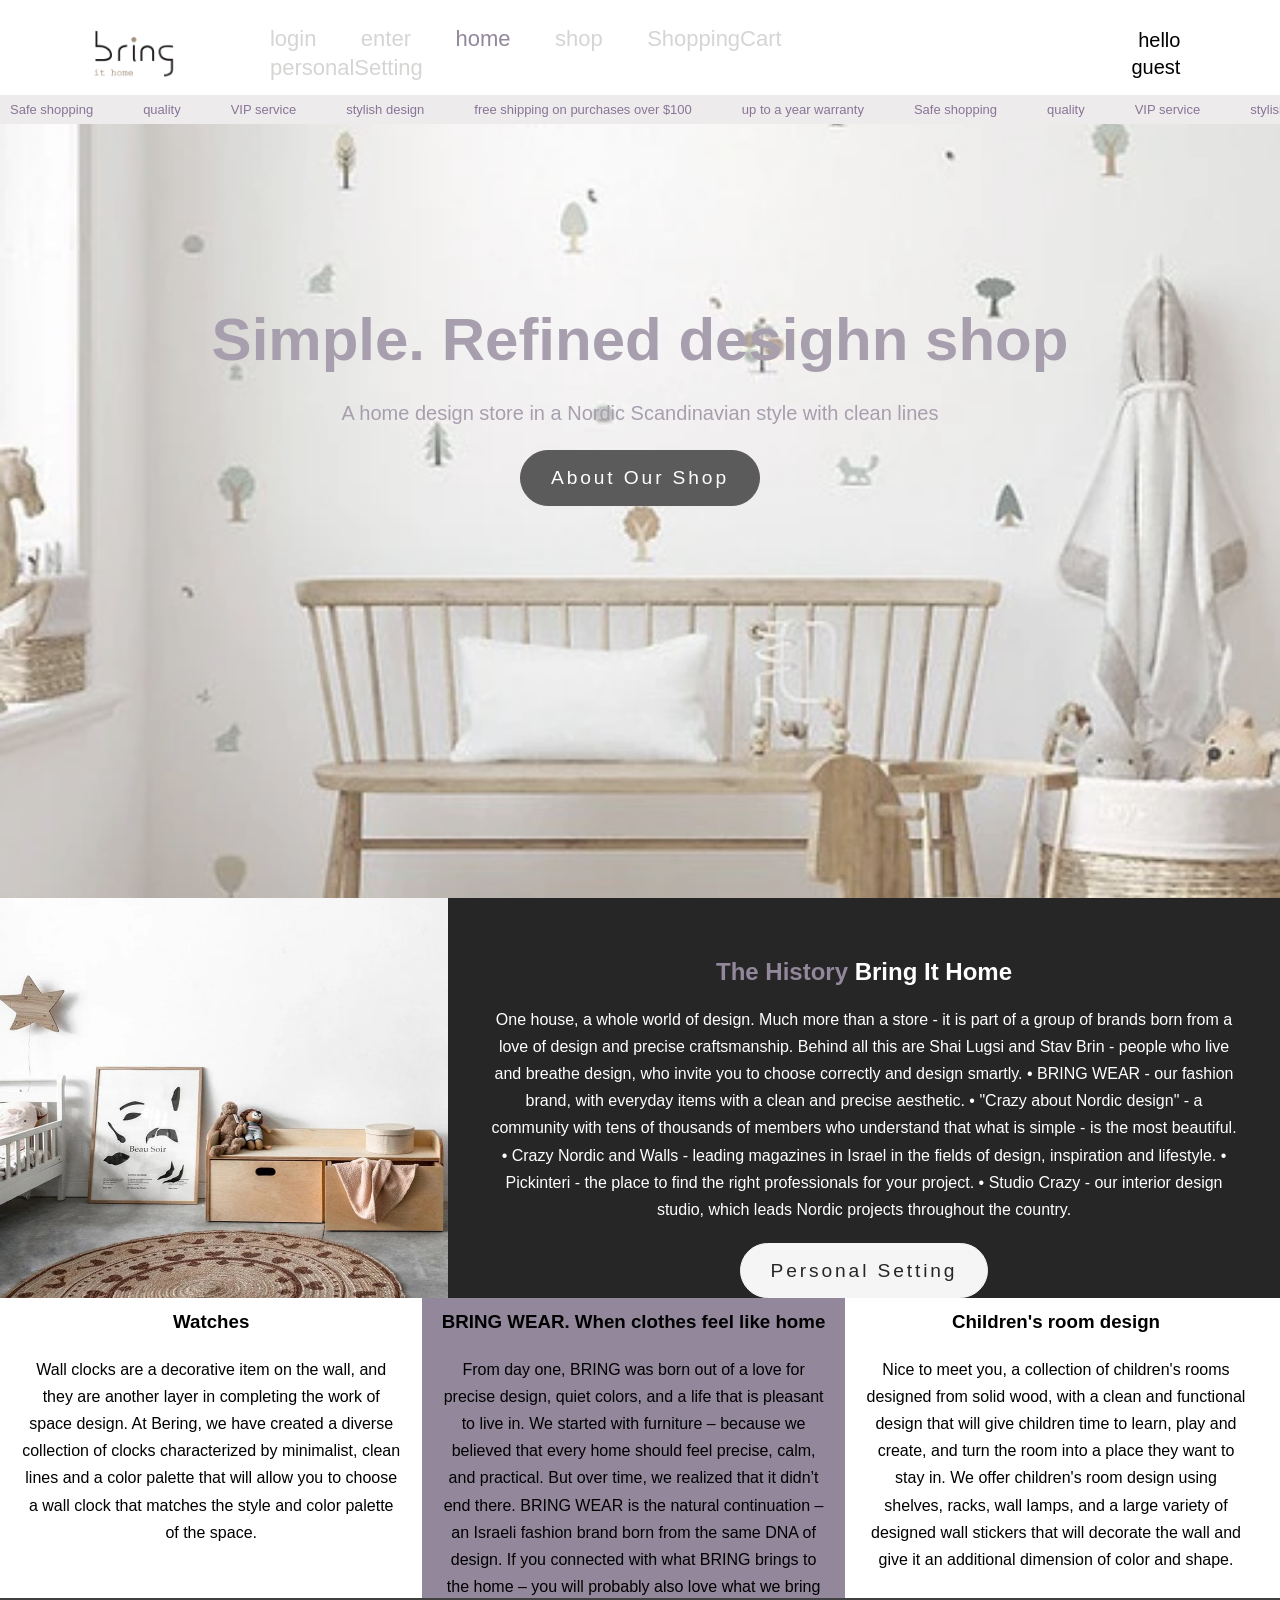
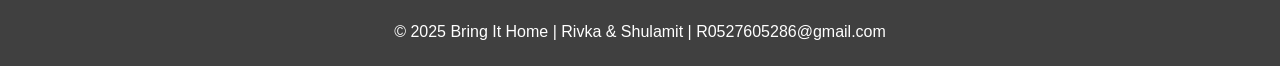
<file: html/index.html>
<!DOCTYPE html>
<html lang="en">
  <head>
    <meta charset="UTF-8" />
    <meta name="viewport" content="width=device-width, initial-scale=1.0" />
    <title>home</title>
    <link rel="stylesheet" href="../css/index.css" />
    <link rel="stylesheet" href="../css/header.css" />
    <link rel="icon" href="../p/logo.png" />
  </head>
  <body onload="hello(),design(),saveProducts()">
    <!-- תפריט -->
    <header>
      <img src="../p/logo.png" height="50px" />
      <nav>
        <ul class="nav__links">
          <li><a href="./login.html">login</a></li>
          <li><a href="./enter.html">enter</a></li>
          <li><a id="active" href="./index.html">home</a></li>
          <li><a href="./shop.html">shop</a></li>
          <li><a href="./ShoppingCart.html">ShoppingCart</a></li>
          <li><a href="./personalSetting.html">personalSetting</a></li>
        </ul>
      </nav>
      <p class="hello">hello</p>
    </header>
    <div class="head">
        <div class="marquee-content">
          <p>Safe shopping </p>
            <p> quality</p> 
             <p>VIP service</p> 
              <p>stylish design</p>
                <p>free shipping on purchases over $100</p>  
                <p> up to a year warranty</p> 
                <p>Safe shopping </p>
                <p> quality</p> 
                 <p>VIP service</p> 
                  <p>stylish design</p>
                    <p>free shipping on purchases over $100</p>  
                    <p> up to a year warranty</p> 
        </div>
    </div>
    </div>
    <!--דף הבית -->
    
  <div id="showcase">
    <div class="container">
      <div class="showcase-content">
        <span class="fg-text">
        <h1><span class="text-primary">Simple. Refined </span>desighn shop </h1>
        <p class="lead">A home design store in a Nordic Scandinavian style with clean lines</p>
        <a href="./shop.html" class="btn">About Our Shop</a>
        </span>
      </div>
    </div>
 </div>
</header>

<section id="home-info" class="bg-dark">
 <div class="info-image"><img src="../p/1.webp" alt=""></div>
 <div class="info-content">
   <h2><span class="text-primary">The History</span> Bring It Home</h2>
   <p>One house, a whole world of design.
    Much more than a store - it is part of a group of brands born from a love of design and precise craftsmanship.
    Behind all this are Shai Lugsi and Stav Brin - people who live and breathe design, who invite you to choose correctly and design smartly.
    
    • BRING WEAR - our fashion brand, with everyday items with a clean and precise aesthetic.
    
    • "Crazy about Nordic design" - a community with tens of thousands of members who understand that what is simple - is the most beautiful.
    
    • Crazy Nordic and Walls - leading magazines in Israel in the fields of design, inspiration and lifestyle.
    
    • Pickinteri - the place to find the right professionals for your project.
    
    • Studio Crazy - our interior design studio, which leads Nordic projects throughout the country.

 </p>
   <a href="./personalSetting.html" class="btn btn-light">Personal Setting</a>
 </div>
</section>

<section id="features">
 <div class="location">
   <i class="fas fa-hotel fa-3x"></i>
   <h3>Watches</h3>
   <p>
    Wall clocks are a decorative item on the wall, and they are another layer in completing the work of space design.

    At Bering, we have created a diverse collection of clocks characterized by minimalist, clean lines and a color palette that will allow you to choose a wall clock that matches the style and color palette of the space.</p>
 </div>
 <div class="meals bg-primary">
   <i class="fas fa-utensils fa-3x"></i>
   <h3>BRING WEAR. When clothes feel like home</h3>
   <p>From day one, BRING was born out of a love for precise design, quiet colors, and a life that is pleasant to live in.
    We started with furniture – because we believed that every home should feel precise, calm, and practical.
    But over time, we realized that it didn’t end there.
    BRING WEAR is the natural continuation – an Israeli fashion brand born from the same DNA of design.
    If you connected with what BRING brings to the home – you will probably also love what we bring to the closet.</p>
 </div>
 <div class="fitness">
   <i class="fas fa-dumbbell fa-3x"></i>
   <h3>Children's room design</h3>
   <p>
    Nice to meet you, a collection of children's rooms designed from solid wood, with a clean and functional design that will give children time to learn, play and create, and turn the room into a place they want to stay in. We offer children's room design using shelves, racks, wall lamps, and a large variety of designed wall stickers that will decorate the wall and give it an additional dimension of color and shape.</p>
 </div>
</section>

<div class="clr"></div>

<footer id="main-footer">
 <p>© 2025 Bring It Home

|
Rivka & Shulamit | R0527605286@gmail.com</p>
</footer>
    <script src="../js/everything.js"></script>
    <script src="../js/dataBase.js"></script>
    <script src="../js/index.js"></script>
  </body>
</html>
</file>
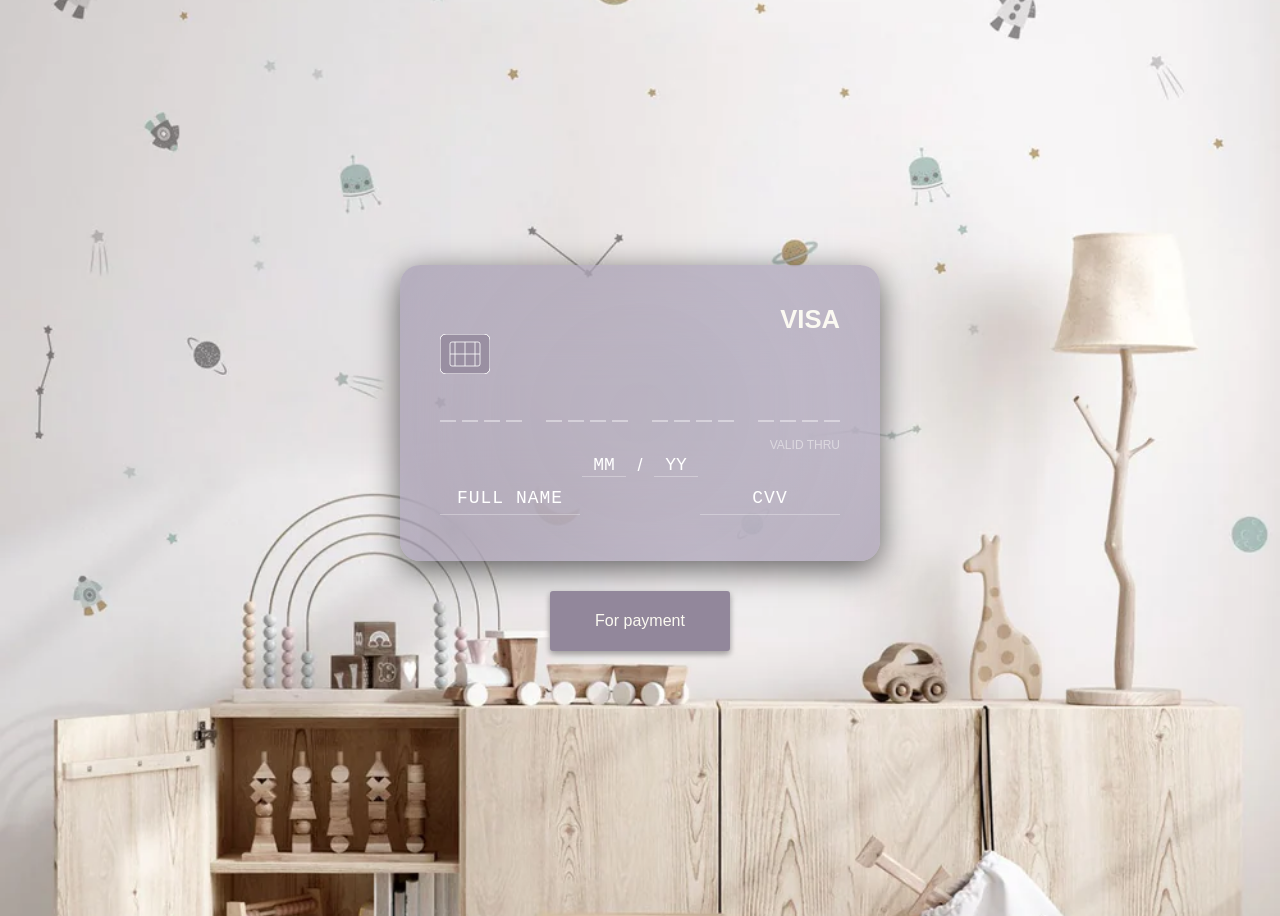
<file: html/card.html>
<!DOCTYPE html>
<html lang="en">
  <head>
    <meta charset="UTF-8" />
    <meta http-equiv="X-UA-Compatible" content="IE=edge" />
    <meta name="viewport" content="width=device-width, initial-scale=1.0" />
    <link rel="stylesheet" href="../css/card.css" />
    <link rel="icon" href="../p/logo.png" />
    <title>creditCard</title>
  </head>
  <body>
    <!-- הכרטיס אשראי -->
    <div class="card">
      <div class="logo">VISA</div>
      <!-- השבב -->
      <div class="chip">
        <svg
          viewBox="0 0 50 40"
          width="50"
          height="40"
          xmlns="http://www.w3.org/2000/svg"
        >
          <defs>
            <linearGradient
              id="metalGradient"
              x1="0%"
              y1="0%"
              x2="100%"
              y2="100%"
            >
              <stop offset="0%" stop-color="#92879b" />
              <stop offset="100%" stop-color="#92879b" />
            </linearGradient>
          </defs>
          <rect
            x="0"
            y="0"
            rx="6"
            ry="6"
            width="50"
            height="40"
            fill="url(#metalGradient)"
            stroke="#fff"
            stroke-width="1"
          />
          <rect
            x="10"
            y="8"
            width="30"
            height="24"
            rx="2"
            fill="none"
            stroke="#fff"
            stroke-width="0.8"
          />
          <path
            d="M15 8 V32 M25 8 V32 M35 8 V32"
            stroke="#fff"
            stroke-width="0.8"
          />
          <path d="M10 20 H40" stroke="#fff" stroke-width="0.8" />
        </svg>
      </div>

      <div class="number-field">
        <div class="block">
          <span><input maxlength="1" inputmode="numeric" pattern="\d*" /></span>
          <span><input maxlength="1" inputmode="numeric" pattern="\d*" /></span>
          <span><input maxlength="1" inputmode="numeric" pattern="\d*" /></span>
          <span><input maxlength="1" inputmode="numeric" pattern="\d*" /></span>
        </div>
        <div class="block">
          <span><input maxlength="1" inputmode="numeric" pattern="\d*" /></span>
          <span><input maxlength="1" inputmode="numeric" pattern="\d*" /></span>
          <span><input maxlength="1" inputmode="numeric" pattern="\d*" /></span>
          <span><input maxlength="1" inputmode="numeric" pattern="\d*" /></span>
        </div>
        <div class="block">
          <span><input maxlength="1" inputmode="numeric" pattern="\d*" /></span>
          <span><input maxlength="1" inputmode="numeric" pattern="\d*" /></span>
          <span><input maxlength="1" inputmode="numeric" pattern="\d*" /></span>
          <span><input maxlength="1" inputmode="numeric" pattern="\d*" /></span>
        </div>
        <div class="block">
          <span><input maxlength="1" inputmode="numeric" pattern="\d*" /></span>
          <span><input maxlength="1" inputmode="numeric" pattern="\d*" /></span>
          <span><input maxlength="1" inputmode="numeric" pattern="\d*" /></span>
          <span><input maxlength="1" inputmode="numeric" pattern="\d*" /></span>
        </div>
      </div>

      <div class="valid-thru-label">VALID THRU</div>
      <div class="expiry">
        <div class="expiry-fields">
          <input
            type="text"
            maxlength="2"
            placeholder="MM"
            inputmode="numeric"
            pattern="\d*"
          />
          <span>/</span>
          <input
            type="text"
            maxlength="2"
            placeholder="YY"
            inputmode="numeric"
            pattern="\d*"
          />
        </div>
      </div>

      <div class="name-field">
        <input type="text" placeholder="FULL NAME" />
        <input
          type="text"
          placeholder="CVV"
          maxlength="3"
          inputmode="numeric"
          pattern="\d*"
        />
      </div>
    </div>
    <!-- כפתור תשלום -->
    <div class="button" id="btn" onclick="finish(),delateCart()">
      <span><i class="material-icons">For payment</i></span>
      <span class="left">For payment</span>
    </div>

    <script src="../js/card.js"></script>
  </body>
</html>
</file>
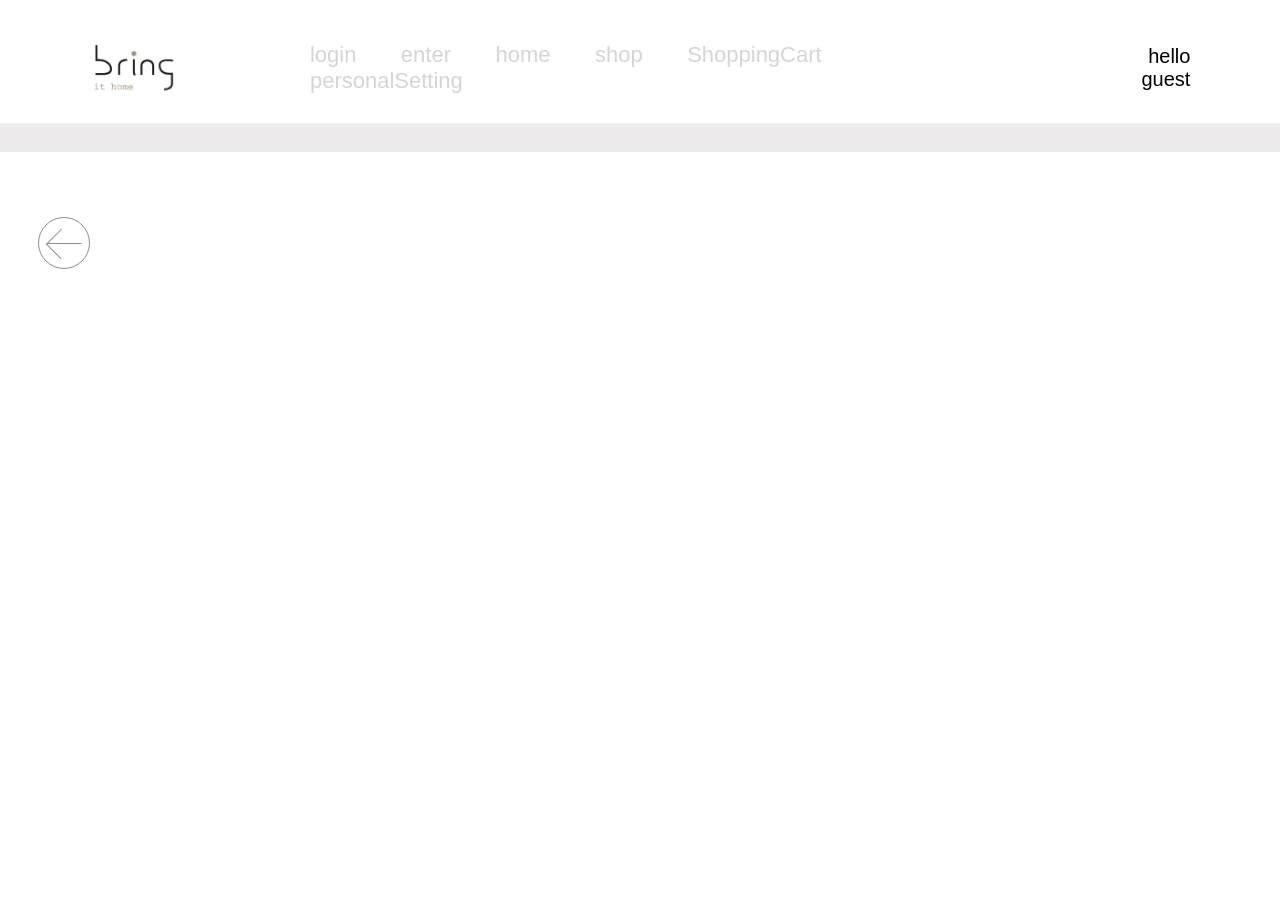
<file: html/details.html>
<!DOCTYPE html>
<html lang="en">
  <head>
    <meta charset="UTF-8" />
    <meta http-equiv="X-UA-Compatible" content="IE=edge" />
    <meta name="viewport" content="width=device-width, initial-scale=1.0" />
    <title>details</title>
    <link rel="stylesheet" href="../css/ditails.css" />
    <link rel="stylesheet" href="../css/header.css" />
    <link rel="icon" href="../p/logo.png" />
  </head>
  <body onload="hello(),design(),createDetails()">
    <!-- תפריט -->
    <header>
      <img src="../p/logo.png" height="50px" />
      <nav>
        <ul class="nav__links">
          <li><a href="./login.html">login</a></li>
          <li><a href="./enter.html">enter</a></li>
          <li><a href="./index.html">home</a></li>
          <li><a href="./shop.html">shop</a></li>
          <li><a href="./ShoppingCart.html">ShoppingCart</a></li>
          <li><a href="./personalSetting.html">personalSetting</a></li>
        </ul>
      </nav>
      <p class="hello">hello</p>
    </header>
    <div class="head"></div>
    <!-- כפתור חזור אחורה -->
    <div class="back-button" onclick="back()">
      <div class="arrow-wrap">
        <span class="arrow-part-1"></span>
        <span class="arrow-part-2"></span>
        <span class="arrow-part-3"></span>
      </div>
    </div>
    <main class="container"></main>

    <script src="../js/details.js"></script>
    <script src="../js/everything.js"></script>
  </body>
</html>
</file>
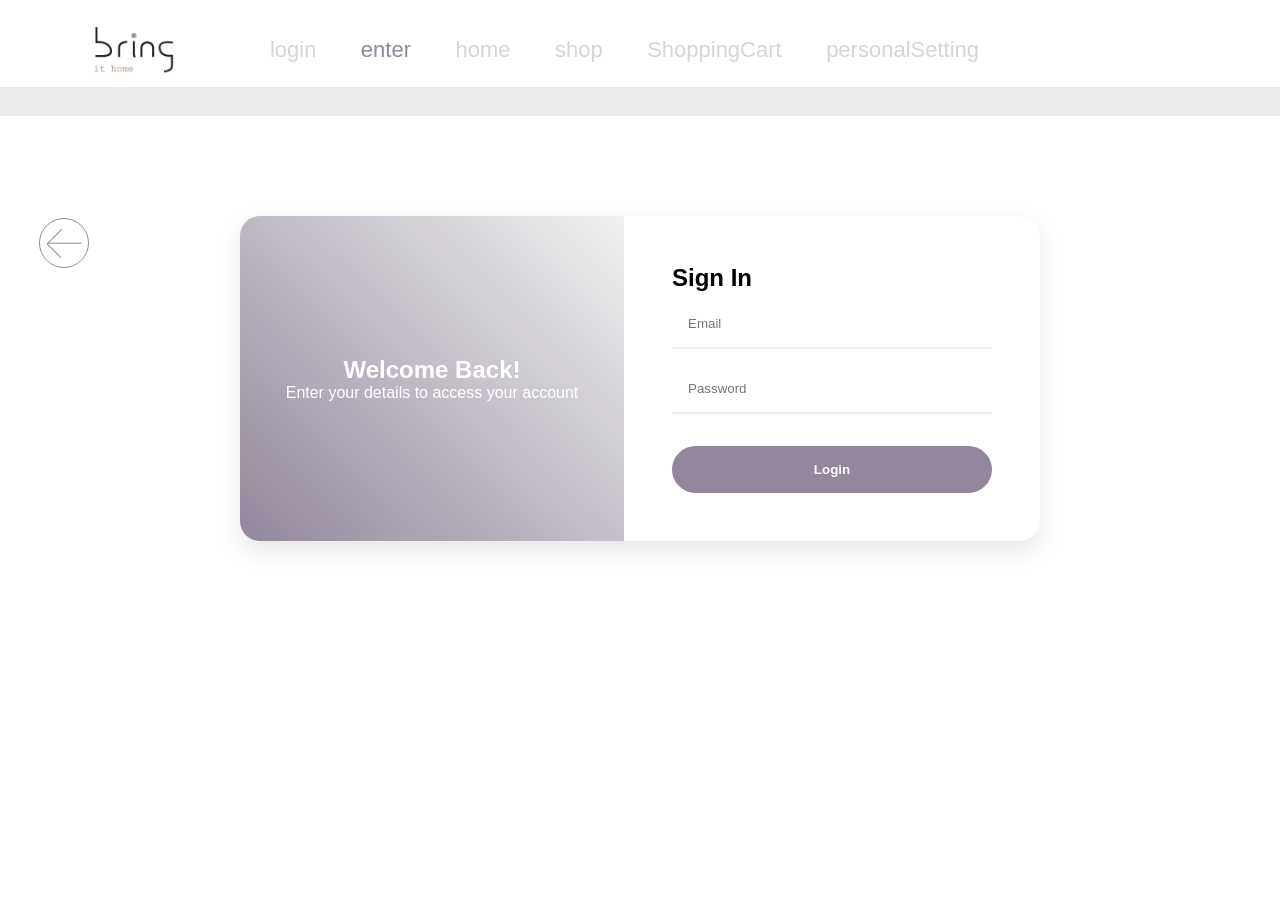
<file: html/enter.html>
<!DOCTYPE html>
<html lang="en">
  <head>
    <meta charset="UTF-8" />
    <meta name="viewport" content="width=device-width, initial-scale=1.0" />
    <title>enter</title>
    <link rel="stylesheet" href="../css/loginEnter.css" />
    <link rel="stylesheet" href="../css/header.css" />
    <link rel="icon" href="../p/logo.png" />
    <body>
<!-- תפריט -->
    <header>
      <img src="../p/logo.png" height="50px" />
      <nav>
        <ul class="nav__links">
          <li><a href="./login.html">login</a></li>
          <li><a id="active"href="./enter.html">enter</a></li>
          <li><a href="./index.html">home</a></li> 
          <li><a href="./shop.html">shop</a></li>
          <li><a href="./ShoppingCart.html">ShoppingCart</a></li>
          <li><a href="./personalSetting.html">personalSetting</a></li>
        </ul>
      </nav>
    </header>
     <!-- כפתור חזור אחורה -->
     <div class="back-button" onclick="back()">
      <div class="arrow-wrap">
        <span class="arrow-part-1"></span>
        <span class="arrow-part-2"></span>
        <span class="arrow-part-3"></span>
      </div>
    </div>
    <!-- כניסה -->
    <div class="head"></div>
    <div class="split-form">
      <div class="image-side">
        <h2>Welcome Back!</h2>
        <p>Enter your details to access your account</p>
      </div>
      <div class="form-side">
        <h2>Sign In</h2>
        <form>
          <input type="email" placeholder="Email"  />
          <input type="password" placeholder="Password"  />
          <button type="submit" onclick="checkenter()">Login</button>
        </form>
      </div>
    </div>

    <script src="../js/enter.js"></script>
  </body>
</html>
</file>
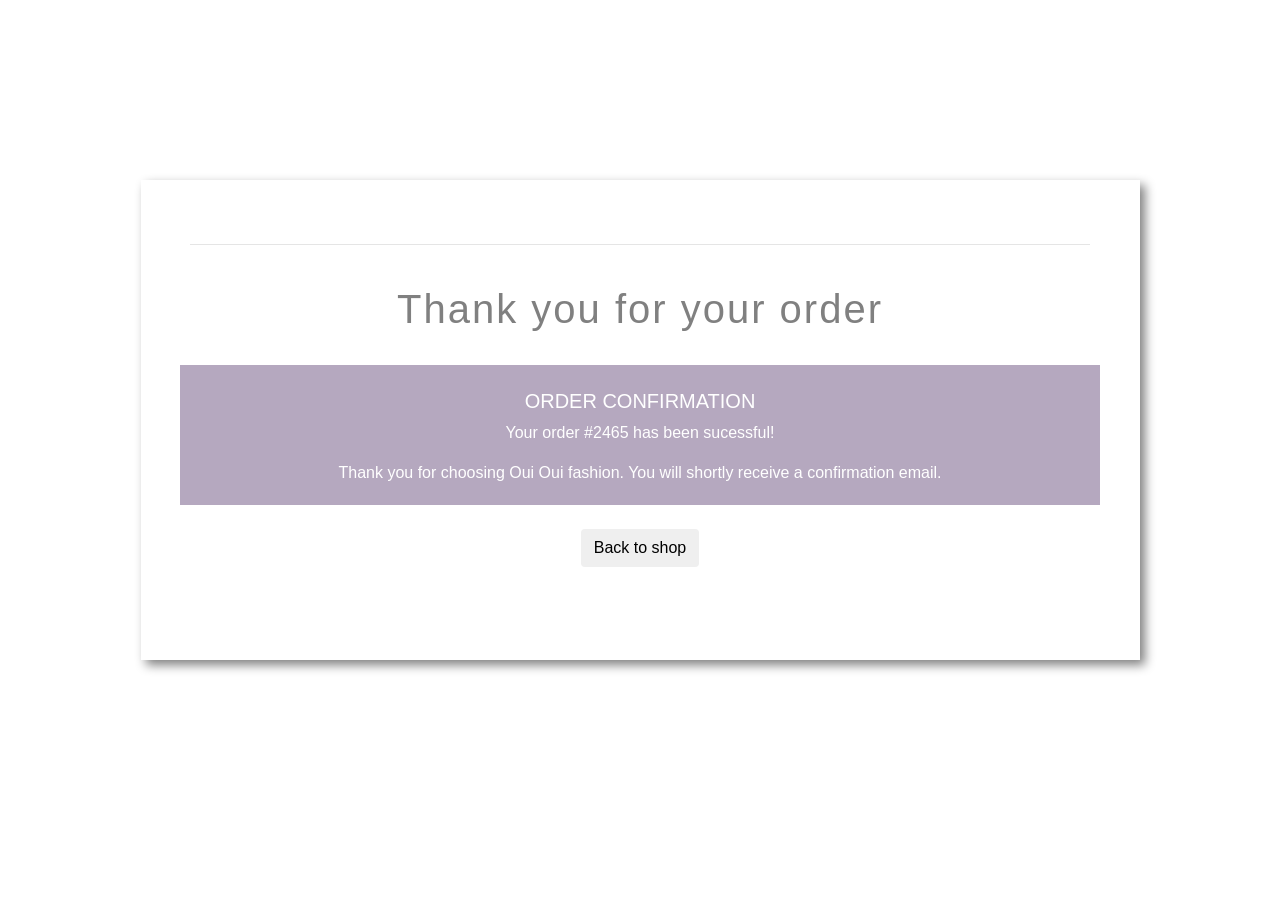
<file: html/finish.html>
<!DOCTYPE html>
<html lang="en">
  <head>
    <meta charset="UTF-8" />
    <meta name="viewport" content="width=device-width, initial-scale=1.0" />
    <link rel="stylesheet" href="../css/finish.css" />
    <link rel="stylesheet" href="../css/bootstrap.min.css" />
    <link rel="icon" href="../p/logo.png" />
    <title>Thank you</title>
  </head>
  <body>
    <!-- הודעה התשלום התקבל בהצלחה -->
    <div>
      <div class="container">
        <div class="row">
          <div class="col-12">
            <div class="message-box">
              <div class="success-container">
                <br />
                <br />
                <div style="padding-left: 5%; padding-right: 5%">
                  <hr style="color: rgba(116, 113, 113, 0.342)" />
                </div>
                <br />
                <h1 class="monserrat-font" style="color: Grey">
                  Thank you for your order
                </h1>
                <br />

                <div class="confirm-green-box">
                  <br />
                  <h5>ORDER CONFIRMATION</h5>
                  <p>Your order #2465 has been sucessful!</p>
                  <p>
                    Thank you for choosing Oui Oui fashion. You will shortly
                    receive a confirmation email.
                  </p>
                </div>

                <br />
                <!-- כפתור חזור לדף הבית -->
                <button
                  id="create-btn"
                  class="btn btn-ouioui-secondary margin-left-5px"
                  onclick="toHome()"
                >
                  Back to shop
                </button>
              </div>
            </div>
          </div>
        </div>
      </div>
    </div>
    <!-- end of main -->
    <script src="../js/finish.js"></script>
  </body>
</html>
</file>
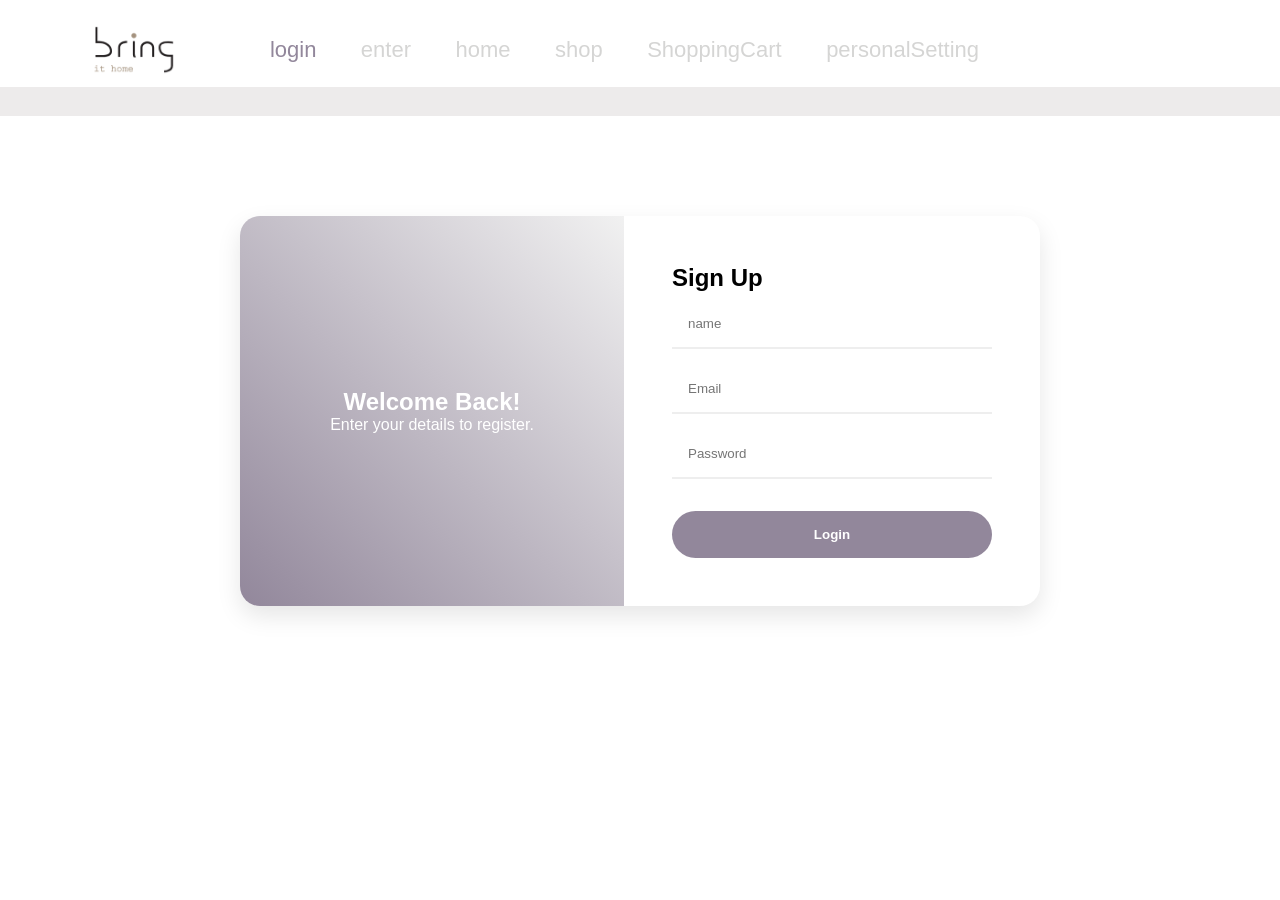
<file: html/login.html>
<!DOCTYPE html>
<html lang="en">
  <head>
    <meta charset="UTF-8" />
    <meta name="viewport" content="width=device-width, initial-scale=1.0" />
    <title>login</title>
    <link rel="stylesheet" href="../css/loginEnter.css" />
    <link rel="stylesheet" href="../css/header.css" />
    <link rel="icon" href="../p/logo.png" />
  </head>

  <body>
    <!-- תפריט -->
    <header>
      <img src="../p/logo.png" height="50px" />
      <nav>
        <ul class="nav__links">
          <li><a id="active" href="./login.html">login</a></li>
          <li><a href="./enter.html">enter</a></li>
          <li><a href="./index.html">home</a></li>
          <li><a href="./shop.html">shop</a></li>
          <li><a href="./ShoppingCart.html">ShoppingCart</a></li>
          <li><a href="./personalSetting.html">personalSetting</a></li>
        </ul>
      </nav>
    </header>
    <!-- הרשמה -->
    <div class="head"></div>
    <div class="split-form">
      <div class="image-side">
        <h2>Welcome Back!</h2>
        <p>Enter your details to register.</p>
      </div>
      <div class="form-side">
        <h2>Sign Up</h2>
        <form>
          <input
            type="text"
            placeholder="name"
            required
            onkeypress="checkName()"
            onblur="focuss()"
          />
          <span hidden>*only English</span>
          <input type="email" placeholder="Email" required onblur="focuss() " />
          <input
            type="password"
            placeholder="Password"
            required
            onkeypress="checkPassword()"
            onblur="focuss() "
          />
          <span hidden>*Only digits</span>
          <button type="submit" onclick=" isFull()">Login</button>
        </form>
      </div>
    </div>

    <script src="../js/login.js"></script>
  </body>
</html>
</file>
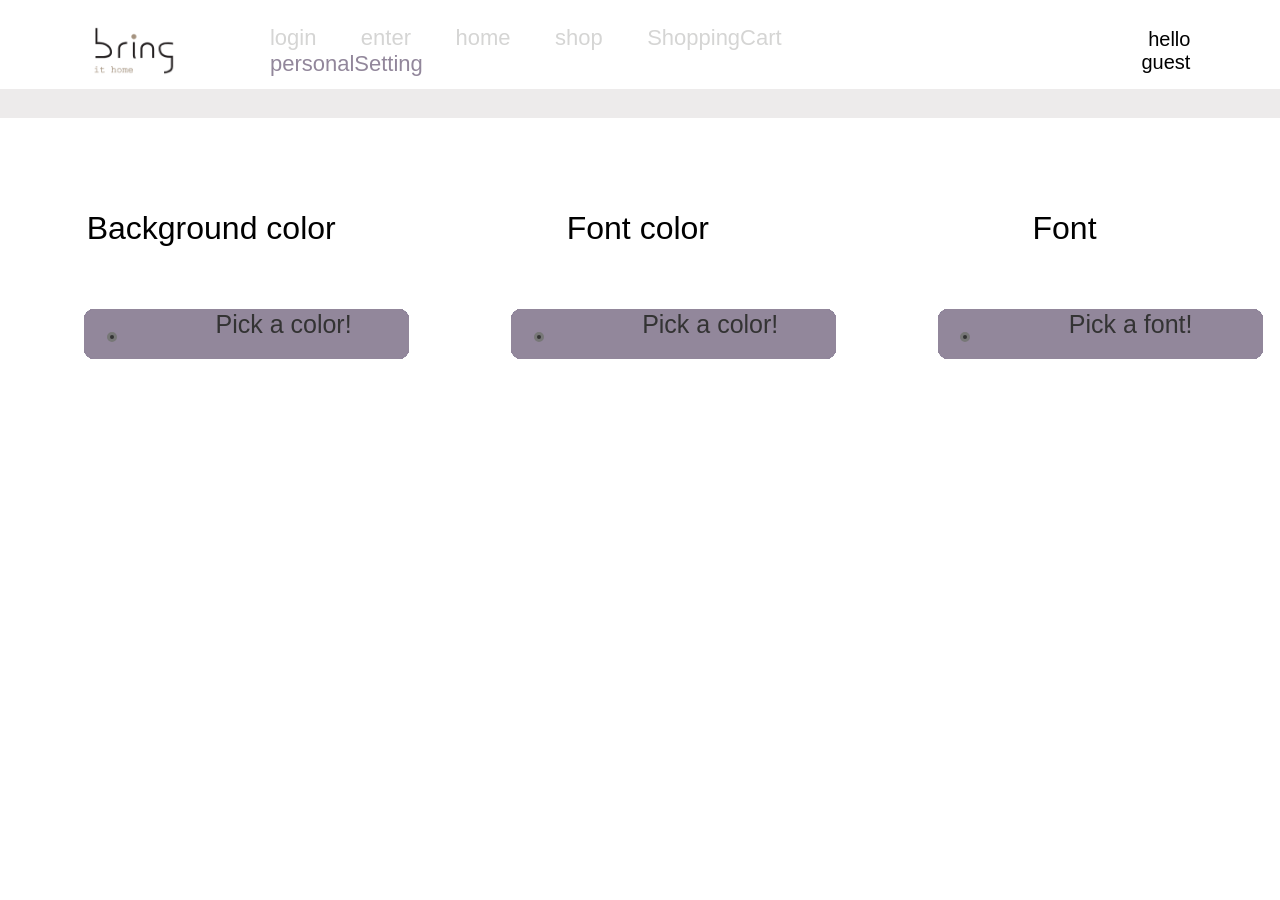
<file: html/personalSetting.html>
<!DOCTYPE html>
<html lang="en">
  <head>
    <meta charset="UTF-8" />
    <meta name="viewport" content="width=device-width, initial-scale=1.0" />
    <title>Setting</title>
    <link rel="stylesheet" href="../css/loginEnter.css" />
    <link rel="stylesheet" href="../css/header.css" />
    <link rel="stylesheet" href="../css/set.css" />
    <link rel="icon" href="../p/logo.png" />
  </head>

  <body onload="createSet(),hello(),design()">
    <!-- תפריט -->
    <header>
      <img src="../p/logo.png" height="50px" />
      <nav>
        <ul class="nav__links">
          <li><a href="./login.html">login</a></li>
          <li><a href="./enter.html">enter</a></li>
          <li><a href="./index.html">home</a></li>
          <li><a href="./shop.html">shop</a></li>
          <li><a href="./ShoppingCart.html">ShoppingCart</a></li>
          <li>
            <a id="active" href="./personalSetting.html">personalSetting</a>
          </li>
        </ul>
      </nav>
      <p class="hello">hello</p>
    </header>
    <div class="head"></div>
    <!-- המניפות -->
    <div id="container">
      <section>
        <div class="text">Background color</div>
        <div class="main"></div>
      </section>
      <section>
        <div class="text">Font color</div>
        <div class="main"></div>
      </section>
      <section>
        <div class="text">Font</div>
        <div class="main"></div>
      </section>
    </div>
    <script src="../js/set.js"></script>
    <script src="../js/everything.js"></script>
  </body>
</html>
</file>
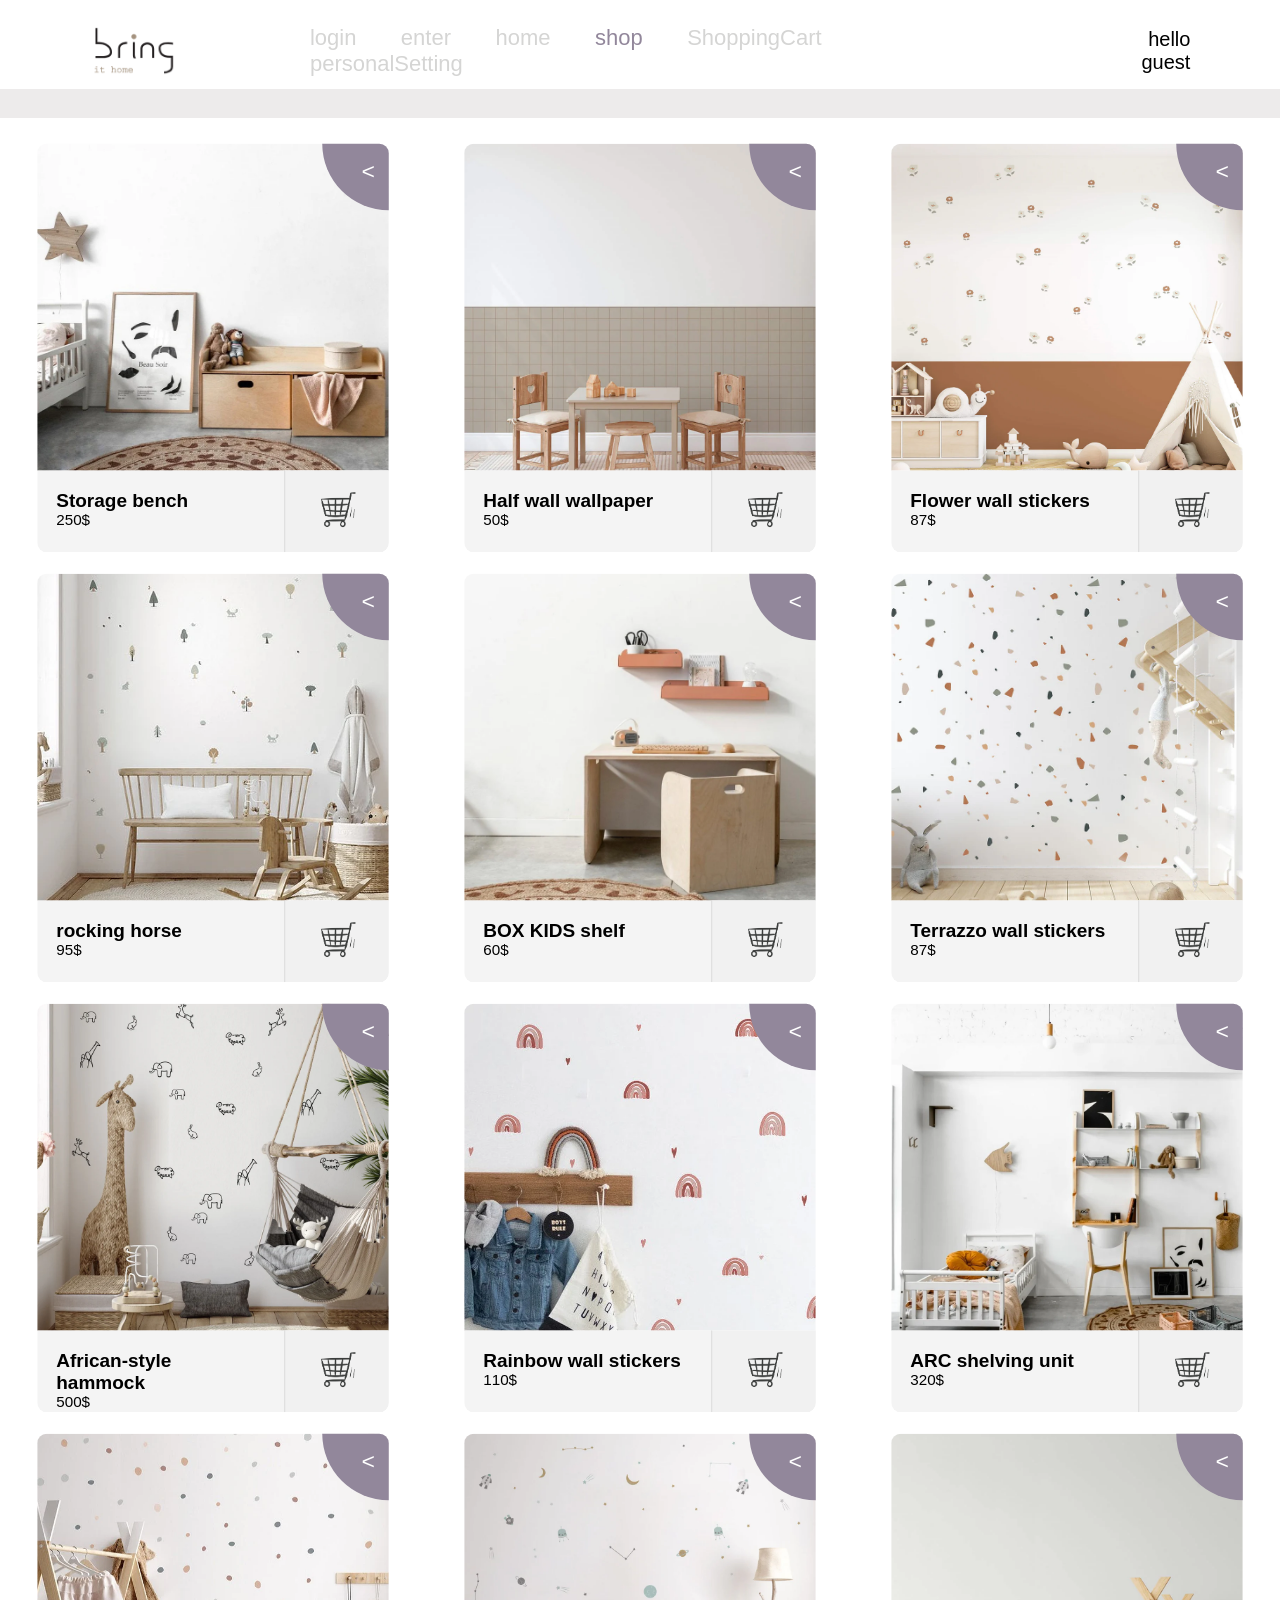
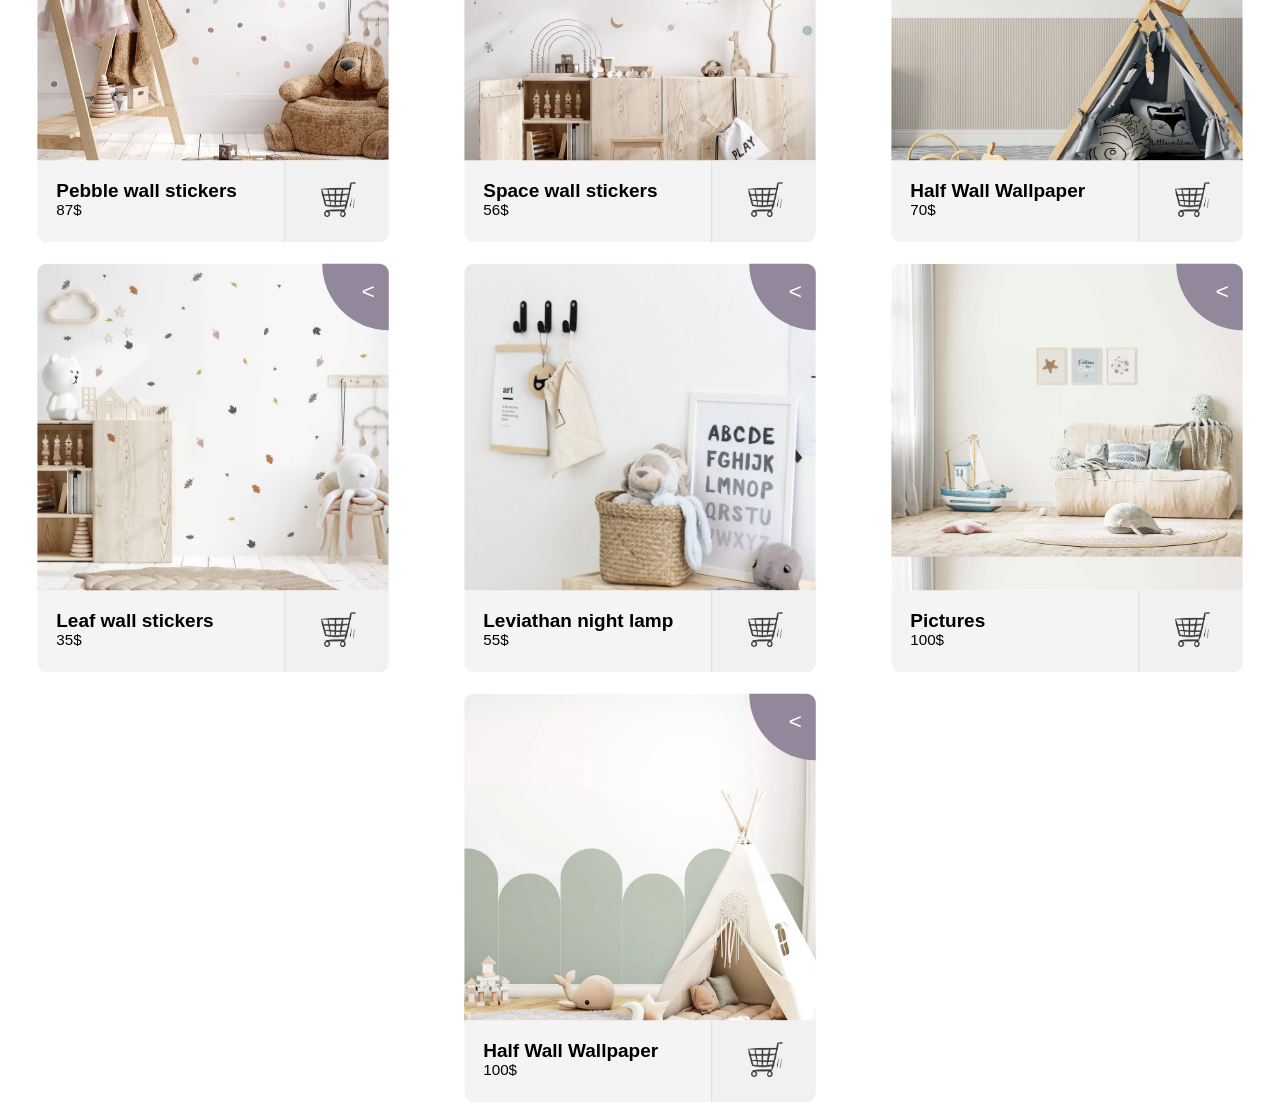
<file: html/shop.html>
<!DOCTYPE html>
<html lang="en">
  <head>
    <meta charset="UTF-8" />
    <meta name="viewport" content="width=device-width, initial-scale=1.0" />
    <title>Shop</title>
    <link rel="stylesheet" href="../css/shop.css" />
    <link rel="stylesheet" href="../css/header.css" />
    <link rel="icon" href="../p/logo.png" />
  </head>
  <body onload="hello(),design(),createShop()">
    <!-- תפריט -->
    <header>
      <img src="../p/logo.png" height="50px" />
      <nav>
        <ul class="nav__links">
          <li><a href="./login.html">login</a></li>
          <li><a href="./enter.html">enter</a></li>
          <li><a href="./index.html">home</a></li>
          <li><a id="active" href="./shop.html">shop</a></li>
          <li><a href="./ShoppingCart.html">ShoppingCart</a></li>
          <li><a href="./personalSetting.html">personalSetting</a></li>
        </ul>
      </nav>
      <p class="hello">hello</p>
    </header>
    <div class="head"></div>
    <!-- דיב עוטף -->
    <article></article>
    <script src="../js/shop.js"></script>
    <script src="../js/everything.js"></script>
  </body>
</html>
</file>
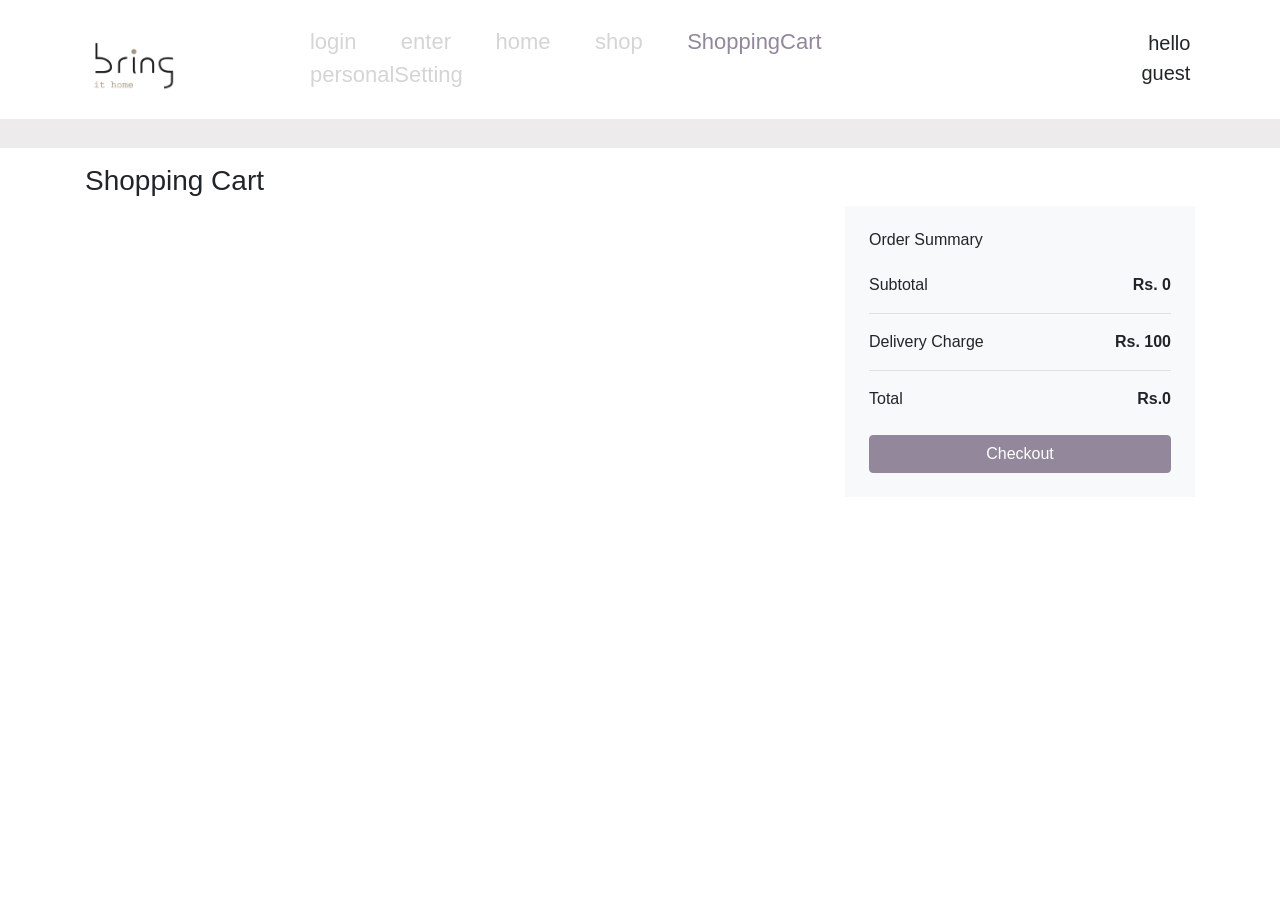
<file: html/ShoppingCart.html>
<!DOCTYPE html>
<html lang="en">
  <head>
    <meta charset="UTF-8" />
    <meta name="viewport" content="width=device-width, initial-scale=1.0" />
    <title>Cart</title>
    <link rel="stylesheet" href="../css/header.css" />
    <link rel="stylesheet" href="../css/bootstrap.min.css">
    <link rel="stylesheet" href="../css/cart.css">
    <link rel="icon" href="../p/logo.png" />
  </head>
  <body onload="hello(),design(),createCart(),calcPrice()">
    <!-- תפריט -->
    <header id="f">
      <img src="../p/logo.png" height="50px" />
      <nav>
        <ul class="nav__links">
          <li><a href="./login.html">login</a></li>
          <li><a href="./enter.html">enter</a></li>
          <li><a href="./index.html">home</a></li>
          <li><a href="./shop.html">shop</a></li>
          <li><a id="active" href="./ShoppingCart.html">ShoppingCart</a></li>
          <li><a href="./personalSetting.html">personalSetting</a></li>
        </ul>
      </nav>
      <p class="hello">hello</p>
    </header>
    <div class="head"></div>
   <!-- העגלה -->
   <div class="container py-3">
    <h3>Shopping Cart</h3>
    <!-- <h1 hidden="false">✕ Your cart is empty</h1> -->
    <!-- לתשלום -->
    <div class="row">
      <div class="col-12 col-sm-12 col-md-12 col-lg-8">  
      </div>
      <div id="form" class="col-12 col-sm-12 col-md-8 col-lg-4">
        <div class="bg-light rounded-3 p-4 sticky-top">
          <h6 class="mb-4">Order Summary</h6>
          <div class="d-flex justify-content-between align-items-center">
            <div>Subtotal</div>
            <div><strong>Rs. 0</strong></div>
          </div>
          <hr />
          <div class="d-flex justify-content-between align-items-center">
            <div>Delivery Charge</div>
            <div><strong>Rs. 100</strong></div>
          </div>
          <hr />
          <div class="d-flex justify-content-between align-items-center">
            <div>Total</div>
            <div><strong>Rs.0</strong></div>
          </div>
          <button id="b"  class="btn btn-primary w-100 mt-4" onclick="creditCard()">Checkout</button>
        </div>
    </div>
  </div>
    <script src="../js/everything.js"></script>
    <script src="../js/cart.js"></script>
  </body>
</html>
</file>
<file: css/index.css>
/* עיצוב דף הבית */
* {
  margin: 0;
  padding: 0;
  box-sizing: border-box;
  font-family: Poppins, sans-serif;
}

body {
  line-height: 1.7em;
}

h1,
h2,
h3 {
  margin-top: 10px;
  padding-bottom: 20px;
}

p {
  margin-top: 0;
  margin-left: 10px;
  margin-right: 10px;
}
header {
  /* background-color: hsla(0, 0%, 15%, 1);
  color: hsla(360, 100%, 100%, 1); */
  top: 0;
  left: 0;
  width: 100%;
}

.container {
  margin: auto;

  max-width: 1100px; /* This is the key, to bring elements together, and not spreaded*/

  overflow: auto;
  padding: 0 20px;
}

.text-primary {
  color: #92879b;
}

.lead {
  font-size: 20px;
}

.btn {
  display: inline-block;
  font-size: 1.2em;
  font-weight: 500;
  color: hsla(360, 100%, 100%, 1);
  text-decoration: 0;
  padding: 13px 30px;
  background: hsla(0, 0%, 20%, 1);
  border-radius: 40px;
  letter-spacing: 0.15em;
  border: 1px solid hsla(0, 0%, 20%, 1);
  cursor: pointer;
}

.btn:hover {
  background: #92879b;
  border: 1px solid#92879b;
  color: hsla(0, 0%, 20%, 1);
}

.bg-dark {
  background-color: hsla(0, 0%, 15%, 1);
  color: hsla(360, 100%, 100%, 1);
}

.bg-light {
  background-color: hsla(360, 100%, 100%, 1);
  color: hsla(0, 0%, 15%, 1);
}

.bg-primary {
  color: hsla(0, 0%, 15, 1);
  background: #92879b;
}

.btn-light {
  background: hsla(0, 0%, 96%, 1);
  color: hsla(0, 0%, 15%, 1);
  border: 1px solid hsla(0, 0%, 96%, 1);
}

/* Clears formatting from blocks above */

.clr {
  clear: both;
}

/* Navbar */
#navbar {
  /* display: flex; */
  width: 100%;
  align-items: center;
  overflow: auto;
}

#navbar a {
  color: rgb(255, 255, 255);
  text-decoration: 0;
}

#navbar h1 {
  float: left;
  padding-top: 20px;
  font-size: 34px;
}

/* align it right */
#navbar ul {
  list-style: none;
  float: right;
}

/* horizontal instead of vertical */
#navbar ul li {
  float: left;
}

/* push it down */
#navbar ul li a {
  display: block;
  padding: 20px;
  text-align: center;
}

#navbar ul li a:hover {
  background-color: hsla(0, 0%, 25%, 1);
  color: #92879b;
}

#navbar ul li a.active {
  background-color: hsla(0, 0%, 25%, 1);
}

#navbar .logo {
  display: inline-flex;
  align-items: center;
}

/* Showcase */
#showcase {
  background: url("../p/4.webp") no-repeat center center/cover;
  height: 86vh;
  width: 100%;
  opacity: 0.8;

  z-index: -1;
}

#showcase .showcase-content {
  color: #92879b;
  text-align: center;
  padding-top: 170px;
}

#showcase .showcase-content h1 {
  font-size: 60px;
  line-height: 1.2em;
}

#showcase .showcase-content p {
  padding-bottom: 20px;
  line-height: 1.7em;
}

/* Home info */

/* #home-info {
  height: 400px;
}

#home-info .info-image {
  width: 50%;
  float: left;
  background: url("../p/4.webp") no-repeat;
  min-height: 100%;
  margin-left: auto;
  margin-right: auto;
  max-width: 100%;
  /* object-fit: cover; */
/* overflow: hidden; */
/* background-position: 0px -250px; */
/* }  */
#home-info {
  display: flex;
  flex-wrap: wrap;
  height: 400px;
}

#home-info .info-image {
  width: 35%;
  height: 100%;
}
#home-info .info-image img {
  width: 100%;
  height: 100%;
}

#home-info .info-content {
  width: 65%;
  float: right;
  height: 100%;
  text-align: center;
  padding: 50px 30px;
  overflow: hidden;
}

#home-info .info-content a {
  margin-top: 20px;
}

/* Features */
#features {
  height: 300px;
  display: flex;
  text-align: center;
  overflow: hidden;
}

#features .location {
  width: 33%;
  float: left;
}

#features i {
  margin-top: 30px;
  margin-bottom: 20px;
}

#features p {
  padding: 0 10px;
}

#features .meals {
  width: 33%;
}

#features .fitness {
  width: 33%;
  float: right;
}

/* Footer */
#main-footer {
  display: relative;
  text-align: center;
  padding: 20px;
  background: hsla(0, 0%, 25%, 1);
  color: hsla(360, 100%, 100%, 1);
}
</file>
<file: css/header.css>
/* עיצוב התפריט */
header {
  margin: 0;
  box-sizing: border-box;
  text-decoration: none;
  background: #ffffff;
  display: flex;
  align-items: center;
  padding: 25px 7%;
  padding-bottom: 7px;
}
nav {
  justify-content: flex-start;
  margin-left: 75px;
}
/* עיצוב השלום */
.hello {
  margin-left: 200px;
  text-align: end;
  font-size: 20px;
  font-style: normal;
}

li,
header a {
  list-style: none;
  text-decoration: none;
  color: #d5d5d4;
  font-size: 22px;
  /* padding: 25px; */
}

.nav__links li {
  display: inline-block;
  padding: 0 20px;
}

.nav__links li a:hover {
  color: #a196aa;
  text-decoration: none;
}
.head {
  height: 29px;
  background-color: #edebeb;
  margin-top: 5px;
}
#active {
  color: #92879b;
}
#f {
  display: flex;
}
/* * {
  margin: 0;
  padding: 0;
  box-sizing: border-box;
  font-family: "Segoe UI", Tahoma, Geneva, Verdana, sans-serif;
}

body {
  min-height: 100vh;
  display: flex;
  flex-direction: column;
} */
* {
  font-family: "Segoe UI", Tahoma, Geneva, Verdana, sans-serif;} 

/* עיצוב כיתוב זז */

.container {
  width: 100%;
  overflow: hidden;
  position: relative;
}

.marquee-content {
  display: inline-flex;
gap: 30px;
  white-space: nowrap;
  font-size: small;
  animation: marquee 20s linear infinite;
  color: #887597;
}
.marquee-content img {
  height: 100px;
  margin-right: 20px;
  vertical-align: middle;
}

@keyframes marquee {
  0% {
    transform: translateX(0);
  }
  100% {
    transform: translateX(-50%);
  }
}
</file>
<file: css/card.css>
/* עיצוב הכרטיס */
body {
  display: flex;
  flex-direction: column;
  align-items: center;
  background-image: url("../p/11.webp");
  background-size: cover;
  background-position: center;
  background-repeat: no-repeat;
  min-height: 100vh;
  display: flex;
  align-items: center;
  justify-content: center;
  font-family: "Franklin Gothic Medium", "Arial Narrow", Arial, sans-serif;
}

.card {
  opacity: 1;
  background-color: rgba(119, 105, 141, 0.45);
  backdrop-filter: blur(50px);
  -webkit-backdrop-filter: blur(10px);
  padding: 40px;
  border-radius: 20px;
  width: 400px;
  color: rgb(232, 230, 233);
  box-shadow: 0 8px 32px rgba(0, 0, 0, 0.6);
  position: relative;
  overflow: hidden;
}

.card::before {
  content: "";
  position: absolute;
  top: -50%;
  left: -50%;
  width: 200%;
  height: 200%;
  background: radial-gradient(
    circle at center,
    rgba(255, 255, 255, 0.1),
    transparent
  );
  transform: rotate(25deg);
  pointer-events: none;
}

.logo {
  font-size: 1.6rem;
  font-weight: bold;
  color: #fbf9f1;
  text-align: right;
  /* margin-bottom: 20px; */
}

.chip {
  margin-bottom: 20px;
}

.number-field {
  display: flex;
  justify-content: space-between;
  flex-wrap: wrap;
  gap: 12px;
  margin-bottom: 16px;
}

.block {
  display: flex;
  gap: 6px;
}

span {
  display: inline-block;
  width: 16px;
  border-bottom: 2px solid rgba(255, 255, 255, 0.4);
  text-align: center;
}

span input {
  width: 100%;
  background: transparent;
  border: none;
  outline: none;
  font-size: 18px;
  text-align: center;
  color: white;
  caret-color: white;
  font-family: monospace;
  letter-spacing: 1px;
}

.name-field {
  display: flex;
  gap: 120px;
  margin-top: 10px;
  margin-bottom: 6px;
}

.name-field input {
  width: 48%;
  background: transparent;
  border: none;
  outline: none;
  font-size: 18px;
  color: white;
  caret-color: rgb(255, 255, 255);
  font-family: monospace;
  letter-spacing: 1px;
  text-transform: uppercase;
  text-align: center;
  padding-bottom: 6px;
  border-bottom: 1px solid rgba(255, 255, 255, 0.3);
}

.valid-thru-label {
  text-align: right;
  font-size: 12px;
  opacity: 0.7;
  margin-top: 10px;
}

.expiry-fields {
  display: flex;
  align-items: center;
  justify-content: center;
  gap: 6px;
  margin-top: 2px;
}

.expiry-fields input {
  width: 40px;
  text-align: center;
  background: transparent;
  border: none;
  outline: none;
  font-size: 18px;
  color: white;
  caret-color: white;
  font-family: monospace;
  border-bottom: 1px solid rgba(255, 255, 255, 0.3);
}

.expiry-fields span {
  font-size: 18px;
  color: white;
  border: none;
}

input::-webkit-inner-spin-button,
input::-webkit-outer-spin-button {
  -webkit-appearance: none;
  margin: 0;
}

input[type="number"] {
  -moz-appearance: textfield;
}

input::placeholder {
  color: white;
}
/*  עיצוב כפתור השליחהר */
.button {
  margin-top: 30px;
  border-radius: 3px;
  transition: 0.2s linear;
  background: #92879b;
  height: 60px;
  width: 180px;
  overflow: hidden;
  position: relative;
  display: flex;
  box-shadow: 0 3px 6px rgba(0, 0, 0, 0.16), 0 3px 6px rgba(0, 0, 0, 0.23);
  color: #fbf9f1;
}
.button:after {
  position: absolute;
  background: rgba(0, 0, 0, 0.2);
  transform: scale(0);
  height: 50px;
  width: 50px;
  margin-left: auto;
  margin-right: auto;
  margin-top: auto;
  margin-bottom: auto;
  top: 0;
  bottom: 0;
  left: 0;
  right: 0;
  z-index: 2;
  content: "";
  border-radius: 10;
}
.button:hover {
  cursor: pointer;
}
.button:hover span {
  transform: translateX(0);
}
.button:not(:active) {
  background: #92879b;
}
.button:not(:active):after {
  animation: ripple 0.4s cubic-bezier(0.785, 0.135, 0.15, 0.86);
}

.left {
  float: left;
}

.button span {
  transform: translateX(-180px);
  transition: transform 0.2s cubic-bezier(0.785, 0.135, 0.15, 0.86);
  height: 60px;
  flex-basis: 180px;
  min-width: 180px;
  display: inline-flex;
  align-items: center;
  justify-content: center;
}

#toast {
  position: absolute;
  bottom: 20px;
  transform: translateY(15vh);
  transition: transform 0.2s cubic-bezier(0.785, 0.135, 0.15, 0.86);
  background: rgba(0, 0, 0, 0.4);
  padding: 5px 10px;
  border-radius: 50%;
}

@keyframes ripple {
  0% {
    transform: scale(0);
  }
  100% {
    transform: scale(4);
  }
}
</file>
<file: css/ditails.css>
/* עיצוב המוצר */
.container {
  max-width: 1200px;
  margin: 0 auto;
  padding: 15px;
  display: flex;
}

/* Columns */
.left-column {
  width: 65%;
  position: relative;
}

.right-column {
  width: 35%;
  /* margin-top: 60px; */
}

/* Left Column */
.left-column img {
  width: 85%;
  position: absolute;
  left: 0;
  top: 20px;
  opacity: 0;
  transition: all 0.3s ease;
}

.left-column img.active {
  opacity: 1;
}

/* Right Column */

/* Product Description */
.product-description {
  border-bottom: 1px solid #e1e8ee;
  margin-bottom: 20px;
}
.product-description span {
  font-size: 12px;
  color: #358ed7;
  letter-spacing: 1px;
  text-transform: uppercase;
  text-decoration: none;
}
.product-description h1 {
  font-weight: 300;
  font-size: 52px;
  color: #43484d;
  letter-spacing: -2px;
}
.product-description p {
  font-size: 16px;
  font-weight: 300;
  color: #86939e;
  line-height: 24px;
}

/* Product Configuration */
.product-color span,
.cable-config span {
  font-size: 14px;
  font-weight: 400;
  color: #86939e;
  margin-bottom: 20px;
  display: inline-block;
}

/* Product Color */
.product-color {
  margin-bottom: 30px;
}

.color-choose div {
  display: inline-block;
}

.color-choose input[type="radio"] {
  display: none;
}

.color-choose input[type="radio"] + label span {
  display: inline-block;
  width: 40px;
  height: 40px;
  margin: -1px 4px 0 0;
  vertical-align: middle;
  cursor: pointer;
  border-radius: 50%;
}

.color-choose input[type="radio"] + label span {
  border: 2px solid #ffffff;
  box-shadow: 0 1px 3px 0 rgba(0, 0, 0, 0.33);
}

.color-choose input[type="radio"]#black + label span {
  background-color: #000000;
}
.color-choose input[type="radio"]#blue + label span {
  background-color: #314780;
}
.color-choose input[type="radio"]#black + label span {
  background-color: #323232;
}

.color-choose input[type="radio"]:checked + label span {
  background-image: url(images/check-icn.svg);
  background-repeat: no-repeat;
  background-position: center;
}

/* Cable Configuration */
.cable-choose {
  margin-bottom: 20px;
}

.cable-choose button {
  border: 2px solid #e1e8ee;
  border-radius: 6px;
  padding: 13px 20px;
  font-size: 14px;
  color: #5e6977;
  background-color: #fff;
  cursor: pointer;
  transition: all 0.5s;
}

.cable-choose button:hover,
.cable-choose button:active,
.cable-choose button:focus {
  border: 2px solid #86939e;
  outline: none;
}

.cable-config {
  border-bottom: 1px solid #e1e8ee;
  margin-bottom: 20px;
}

.cable-config a {
  color: #92879b;
  text-decoration: none;
  font-size: 12px;
  position: relative;
  margin: 10px 0;
  display: inline-block;
}
.cable-config a:before {
  content: "?";
  height: 15px;
  width: 15px;
  border-radius: 50%;
  border: 2px solid #92879b;
  display: inline-block;
  text-align: center;
  line-height: 16px;
  opacity: 0.5;
  margin-right: 5px;
}

/* Product Price */
.product-price {
  display: flex;
  align-items: center;
}

.product-price span {
  font-size: 26px;
  font-weight: 300;
  color: #43474d;
  margin-right: 20px;
}

.cart-btn {
  display: inline-block;
  background-color: #92879b;
  border-radius: 6px;
  font-size: 16px;
  color: #ffffff;
  text-decoration: none;
  padding: 12px 30px;
  transition: all 0.5s;
}
.cart-btn:hover {
  background-color: #92879b;
}

/* Responsive */
@media (max-width: 940px) {
  .container {
    flex-direction: column;
    margin-top: 60px;
  }

  .left-column,
  .right-column {
    width: 100%;
  }

  .left-column img {
    width: 300px;
    right: 0;
    top: -65px;
    left: initial;
  }
}

@media (max-width: 535px) {
  .left-column img {
    width: 220px;
    top: -85px;
  }
}
/* ================= עיצוב כפתור חזור אחורה*/
.back-button {
  width: 50px;
  height: 50px;
  position: absolute;
  top: 27%;
  left: 5%;
  transform: translate(-50%, -50%);
  border-radius: 50%;
  border: #92879b 1px solid;
  overflow: hidden;
  transition: 0.3s ease;
}
.back-button.back .arrow-wrap {
  left: -50%;
}
.back-button:hover {
  background: #92879b;
}
.back-button:hover .arrow-wrap span {
  background: #fff;
}
.back-button .arrow-wrap {
  display: block;
  position: absolute;
  height: 70%;
  width: 70%;
  top: 50%;
  left: 50%;
  transform: translate(-50%, -50%);
  transition: left 0.3s ease;
}
.back-button .arrow-wrap span {
  height: 1px;
  left: 0;
  top: 50%;
  background: #92879b;
  position: absolute;
  display: block;
  transition: 0.3s ease;
}
.back-button .arrow-wrap .arrow-part-1 {
  width: 100%;
  transform: translate(0, -50%);
}
.back-button .arrow-wrap .arrow-part-2 {
  width: 60%;
  transform: rotate(-45deg);
  transform-origin: 0 0;
}
.back-button .arrow-wrap .arrow-part-3 {
  width: 60%;
  transform: rotate(45deg);
  transform-origin: 0 0;
}
/* עיצוב הודעת נוסף בהצלחה */
h4 {
  background-color: #ededed;
  color: #92879b;
  border-radius: 20;
  margin: 0;
  height: 30px;
  font-family: Arial, Helvetica, sans-serif;
  font-size: 17px;
  width: 270px;
}

body {
  margin-bottom: 50px;
  margin-top: 0;
  margin-left: 0;
  margin-right: 0;
}
</file>
<file: css/loginEnter.css>
/* עיצוב הכניסה או ההרשמה */
span {
  color: red;
}
* {
  margin: 0;
  padding: 0;
  box-sizing: border-box;
  font-family: "Segoe UI", Tahoma, Geneva, Verdana, sans-serif;
}

body {
  min-height: 100vh;
  display: flex;
  flex-direction: column;
}

/* Split Layout Form */
.split-form {
  display: flex;
  background: white;
  border-radius: 20px;
  overflow: hidden;
  width: 100%;
  max-width: 800px;
  margin: 0 auto;
  box-shadow: 0 10px 25px rgba(0, 0, 0, 0.1);
  margin-top: 100px;
}

.split-form .image-side {
  flex: 1;
  background: linear-gradient(45deg, #92879b, #f1f1f1);
  padding: 2rem;
  display: flex;
  flex-direction: column;
  justify-content: center;
  align-items: center;
  color: white;
  text-align: center;
}

.split-form .form-side {
  flex: 1;
  padding: 3rem;
}

.split-form input {
  width: 100%;
  padding: 1rem;
  margin: 0.5rem 0;
  border: none;
  border-bottom: 2px solid #eee;
  outline: none;
  transition: border-color 0.3s;
}

.split-form input:focus {
  border-bottom-color: #cec8b7;
}

.split-form button {
  width: 100%;
  padding: 1rem;
  margin-top: 1.5rem;
  background: #92879b;
  color: white;
  border: none;
  border-radius: 25px;
  cursor: pointer;
  font-weight: bold;
  transition: transform 0.3s;
}
/* ================= עיצוב כפתור חזור אחורה*/
.back-button {
  width: 50px;
  height: 50px;
  position: absolute;
  top: 27%;
  left: 5%;
  transform: translate(-50%, -50%);
  border-radius: 50%;
  border: #92879b 1px solid;
  overflow: hidden;
  transition: 0.3s ease;
}
.back-button.back .arrow-wrap {
  left: -50%;
}
.back-button:hover {
  background: #92879b;
}
.back-button:hover .arrow-wrap span {
  background: #fff;
}
.back-button .arrow-wrap {
  display: block;
  position: absolute;
  height: 70%;
  width: 70%;
  top: 50%;
  left: 50%;
  transform: translate(-50%, -50%);
  transition: left 0.3s ease;
}
.back-button .arrow-wrap span {
  height: 1px;
  left: 0;
  top: 50%;
  background: #92879b;
  position: absolute;
  display: block;
  transition: 0.3s ease;
}
.back-button .arrow-wrap .arrow-part-1 {
  width: 100%;
  transform: translate(0, -50%);
}
.back-button .arrow-wrap .arrow-part-2 {
  width: 60%;
  transform: rotate(-45deg);
  transform-origin: 0 0;
}
.back-button .arrow-wrap .arrow-part-3 {
  width: 60%;
  transform: rotate(45deg);
  transform-origin: 0 0;
}
</file>
<file: css/finish.css>
/* עיצוב ההודעה */
/* Write page CSS here*/
.message-box {
  display: flex;
  justify-content: center;
  padding-top: 20vh;
  padding-bottom: 20vh;
}
.success-container {
  background: white;
  height: 480px;
  width: 90%;
  box-shadow: 5px 5px 10px grey;
  text-align: center;
}
.confirm-green-box {
  width: 92%;
  height: 140px;
  background: #b5a8bf;
  margin-right: 4%;
  margin-left: 4%;
  color: #ffffff;
}

.monserrat-font {
  font-family: "Montserrat", sans-serif;
  letter-spacing: 2px;
}

/* --------------- site wide START ----------------- */
.main {
  width: 80vw;
  margin: 0 10vw;
  height: 50vh;
  overflow: hidden;
}

body {
  font-family: "Montserrat", sans-serif;
}

/* 
   * Setting the site variables, example of how to use
   * color:var(--text-1);
   *
   */

:root {
  --background-1: #ffffff;
  --background-2: #e3e3e3;
  --background-3: #a3ccc8;
  --text-1: #000000;
  --text-2: #ffffff;
  --text-size-reg: calc(20px + (20 - 18) * ((100vw - 300px) / (1600 - 300)));
  --text-size-sml: calc(10px + (10 - 8) * ((100vw - 300px) / (1600 - 300)));
}

.verticle-align {
  text-align: center;
  display: flex;
  align-items: center;
  justify-content: center;
}

.no-style {
  padding: 0;
  margin: 0;
}

/* ------------------ site wide END ----------------- */

/* ----- RESPONSIVE OPTIONS MUST STAY AT BOTTOM ----- */

/* SM size and above unless over ridden in bigger sizes */
@media (min-width: 576px) {
  /* sm size */
}

/* MD size and above unless over ridden in bigger sizes */
@media (min-width: 768px) {
}

/* LG size and above unless over ridden in bigger sizes */
@media (min-width: 992px) {
}

/* XL size and above */
@media (min-width: 1200px) {
}
</file>
<file: css/set.css>
/* עיצוב המניפות */
#container {
  display: flex;
  flex-wrap: wrap;
  width: 100%;
  height: 80vh;
  justify-content: space-around;
  flex-direction: column;
}
.main {
  width: 100%;
  height: 500px;
  pointer-events: none;
  -webkit-transform: rotate(0deg);
  -moz-transform: rotate(0deg);
  transform: rotate(0deg);
}
.sup {
  position: absolute;
  left: 20%;
  top: 12.5%;
  width: 50px;
  height: 50px;
  pointer-events: initial;
  -webkit-transition: all 1s;
  -moz-transition: all 1s;
  transition: all 1s;
}
.main:hover .sup:nth-child(2) {
  -webkit-transform: rotate(20deg);
  -moz-transform: rotate(20deg);
  transform: rotate(20deg);
}
.main:hover .sup:nth-child(3) {
  -webkit-transform: rotate(40deg);
  -moz-transform: rotate(40deg);
  transform: rotate(40deg);
}
.main:hover .sup:nth-child(4) {
  -webkit-transform: rotate(60deg);
  -moz-transform: rotate(60deg);
  transform: rotate(60deg);
}
.main:hover .sup:nth-child(5) {
  -webkit-transform: rotate(80deg);
  -moz-transform: rotate(80deg);
  transform: rotate(80deg);
}
.main:hover .sup:nth-child(6) {
  -webkit-transform: rotate(100deg);
  -moz-transform: rotate(100deg);
  transform: rotate(100deg);
}
.main:hover .sup:nth-child(7) {
  -webkit-transform: rotate(120deg);
  -moz-transform: rotate(120deg);
  transform: rotate(120deg);
}
.main:hover .sup:nth-child(8) {
  -webkit-transform: rotate(140deg);
  -moz-transform: rotate(140deg);
  transform: rotate(140deg);
}
.sub {
  border: 5px solid transparent;
  border-radius: 10px;
  width: 325px;
  height: 50px;
  background-color: #92879b;
  -webkit-transition: all 0.25s;
  -moz-transition: all 0.25s;
  transition: all 0.25s;
}
.sup:nth-child(1) .sub {
  background-color: #ffffff;
  border: #92879b solid 1px;
}
.sup:nth-child(2) .sub {
  background-color: #fda1b6;
  border: #92879b solid 1px;
}
.sup:nth-child(3) .sub {
  background-color: #eea303;
  border: #92879b solid 1px;
}
.sup:nth-child(4) .sub {
  background-color: #64bb5d;
  border: #92879b solid 1px;
}
.sup:nth-child(5) .sub {
  background-color: #16a085;
  border: #92879b solid 1px;
}
.sup:nth-child(6) .sub {
  background-color: #0e83cd;
  border: #92879b solid 1px;
}
.sup:nth-child(7) .sub {
  background-color: #702fa8;
  border: #92879b solid 1px;
}
.sup:nth-child(8) .sub {
  background-color: #92879b;
  border: #92879b solid 1px;
}
.sub:hover {
  border: 5px #fff solid;
}
.sup a {
  text-decoration: none;
  color: black;
  padding-left: 130px;
  margin-top: -15px;
  font-size: 25px;
  font-family: Segoe UI semibold, Segoe ui, sans-serif;
}
.sup:nth-child(1n + 8) a {
  color: #333333;
}
.point {
  position: absolute;
  left: 22.5px;
  top: 22.5px;
  border-radius: 15px;
  height: 10px;
  width: 10px;
  background-color: #333333;
  border: 3px #777777 solid;
}
/* עיצוב הכיתוב */
/* section div {
  width: 30%;
  margin-left: 50px;
  font-size: 27.5px;
} */

section {
  width: 33%;
  align-items: center;
  flex-direction: column;
  display: flex;
  flex-wrap: wrap;
}
.text {
  font-size: xx-large;
}
</file>
<file: css/shop.css>
/* עיצוב הכרטיסי מוצרים */
article {
  display: flex;
  flex-wrap: wrap;
  justify-content: space-around;
  margin-top: 15px;
}

.wrapper {
  /* width: 32%; */
  width: 370px;
  height: 430px;
  background: white;
  margin: auto;
  position: relative;
  overflow: hidden;
  border-radius: 10px 10px 10px 10px;
  box-shadow: 0;
  transform: scale(0.95);
  transition: box-shadow 0.5s, transform 0.5s;
}

.wrapper:hover {
  transform: scale(1);
  box-shadow: 5px 20px 30px rgba(0, 0, 0, 0.2);
}

.wrapper .container {
  width: 100%;
  height: 100%;
}

.wrapper .container .top {
  height: 80%;
  width: 100%;
  /* background: url("../p/1.webp") no-repeat center center; */
  -webkit-background-size: 100%;
  -moz-background-size: 100%;
  -o-background-size: 100%;
  background-size: 100%;
}

.wrapper .container .bottom {
  width: 200%;
  height: 20%;
  transition: transform 0.5s;
}

.wrapper .container .bottom.clicked {
  transform: translateX(-50%);
}

.wrapper .container .bottom h1 {
  margin: 0;
  padding: 0;
  font-size: 20px;
}

.wrapper .container .bottom p {
  margin: 0;
  padding: 0;
}

.wrapper .container .bottom .left {
  height: 100%;
  width: 50%;
  background: #f4f4f4;
  position: relative;
  float: left;
}

.wrapper .container .bottom .left .details {
  padding: 20px;
  float: left;
  width: calc(70% - 40px);
}

.wrapper .container .bottom .left .buy {
  float: right;
  width: calc(30% - 2px);
  height: 100%;
  background: #f1f1f1;
  transition: 0.5s;
  border-left: solid thin rgba(0, 0, 0, 0.1);
}

.buy img {
  margin: 16px;
  margin-left: 21px;
  height: 60%;
  transition: 0.5s;
}

.wrapper .container .bottom .left .buy i {
  font-size: 30px;
  padding: 30px;
  color: #534a25;
  transition: transform 0.5s;
}

.wrapper .container .bottom .left .buy:hover {
  background: #c6c1cb;
}

.wrapper .container .bottom .left .buy:hover i {
  transform: translateY(5px);
  color: #92879b;
}

.wrapper .container .bottom .right {
  width: 50%;
  background: #a6cdde;
  color: white;
  float: right;
  height: 200%;
  overflow: hidden;
}

.wrapper .container .bottom .right .details {
  padding: 20px;
  float: right;
  width: calc(70% - 40px);
}

.wrapper .container .bottom .right .done {
  width: calc(30% - 2px);
  float: left;
  transition: transform 0.5s;
  border-right: solid thin rgba(255, 255, 255, 0.3);
  height: 50%;
}

.wrapper .container .bottom .right .done i {
  font-size: 30px;
  padding: 30px;
  color: white;
}

.wrapper .container .bottom .right .remove {
  width: calc(30% - 1px);
  clear: both;
  border-right: solid thin rgba(255, 255, 255, 0.3);
  height: 50%;
  background: #bc3b59;
  transition: transform 0.5s;
}

.wrapper .container .bottom .right .remove:hover {
  background: #9b2847;
}

.wrapper .container .bottom .right .remove:hover i {
  transform: translateY(5px);
}

.wrapper .container .bottom .right .remove i {
  transition: transform 0.5s;
  font-size: 30px;
  padding: 30px;
  color: white;
}

.wrapper .container .bottom .right:hover .remove,
.wrapper .container .bottom .right:hover .done {
  transform: translateY(-100%);
}

.wrapper .inside {
  z-index: 9;
  background: #92879b;
  width: 140px;
  height: 140px;
  position: absolute;
  top: -70px;
  right: -70px;
  border-radius: 0px 0px 200px 200px;
  transition: all 0.5s, border-radius 2s, top 1s;
  overflow: hidden;
}

.wrapper .inside .icon {
  position: absolute;
  right: 85px;
  top: 85px;
  color: white;
  opacity: 1;
}

.wrapper .inside:hover {
  width: 100%;
  right: 0;
  top: 0;
  border-radius: 0;
  height: 80%;
}

.wrapper .inside:hover .icon {
  opacity: 0;
  right: 15px;
  top: 15px;
}

.wrapper .inside:hover .contents {
  opacity: 1;
  transform: scale(1);
  transform: translateY(0);
}

.wrapper .inside .contents {
  padding: 5%;
  opacity: 0;
  transform: scale(0.5);
  transform: translateY(-200%);
  transition: opacity 0.2s, transform 0.8s;
  display: flex;
  align-items: center;
  flex-wrap: wrap;
  flex-direction: column;
}

.wrapper .inside .contents h1,
.wrapper .inside .contents p,
.wrapper .inside .contents table {
  color: white;
}

.wrapper .inside .contents p {
  font-size: 20px;
}

button {
  padding: 13px 0;
  border: 1px solid #fdfcfc;
  color: #ffffff;
  font-weight: 700;
  text-transform: uppercase;
  font-size: 13px;
  letter-spacing: 3px;
  transition: all 0.2s ease-in-out;
  background-color: #92879b;
  border-radius: 10%;
  width: 100px;
}

button:hover {
  background-color: #ffffff;
  border: 1px solid #fffefe;
  color: #92879b;
  border-radius: 30px;
}

.material-icons {
  font-size: x-large;
}

* {
  font-family: Arial, Helvetica, sans-serif;
  margin: 0;
}

/* עיצוב הנוסף לסל */
h4 {
  background-color: #ededed;
  color: #92879b;
  border-radius: 10;
  margin: 0;
  height: 30px;
  font-family: Arial, Helvetica, sans-serif;
  font-size: 17px;
}
</file>
<file: css/cart.css>
/* עיצוב המוצרים בעגלה */
a {
  text-decoration: none;
  color: #000;
}
body {
  font-family: "Poppins", sans-serif;
}
.card-title {
  font-weight: bold;
}
.product-listing {
  transition: all 0.3s linear;
}
.product-listing:hover {
  box-shadow: 0px 5px 20px rgba(0, 0, 0, 0.3);
}
.product-image {
  width: 100%;
  height: 200px;
  object-fit: cover;
}
.cart-image {
  width: 200px;
  height: 200px;
  object-fit: cover;
  border-radius: 5px;
}
.brand-img {
  width: 100%;
  height: 100px;
  object-fit: cover;
}

.footer-title {
  position: relative;
  padding-bottom: 10px;
  margin-bottom: 15px;
}
.footer-title::after {
  z-index: 999;
  content: "";
  position: absolute;
  left: 0;
  bottom: 0;
  background-color: #efd8f8;
  width: 15%;
  height: 2px;
}
.footer-app {
  width: 150px;
  object-fit: contain;
}

@media screen and (max-width: 789px) {
  .cart-image {
    width: 120px;
    height: 120px;
  }
}
#form {
  float: right;
}
select {
  width: 50px;
}
/* x עיצוב ה*/
.close {
  position: absolute;
  right: 32px;
  width: 32px;
  height: 32px;
  opacity: 0.3;
}
.close:hover {
  opacity: 1;
}
.close:before,
.close:after {
  position: absolute;
  left: 15px;
  content: " ";
  height: 33px;
  width: 2px;
  background-color: #333;
}
.close:before {
  transform: rotate(45deg);
}
.close:after {
  transform: rotate(-45deg);
}
#b {
  background-color: #92879b;
  border-color: #92879b;
}
h1 {
  margin-top: 30px;
  color: #beb6c5;
}
</file>
